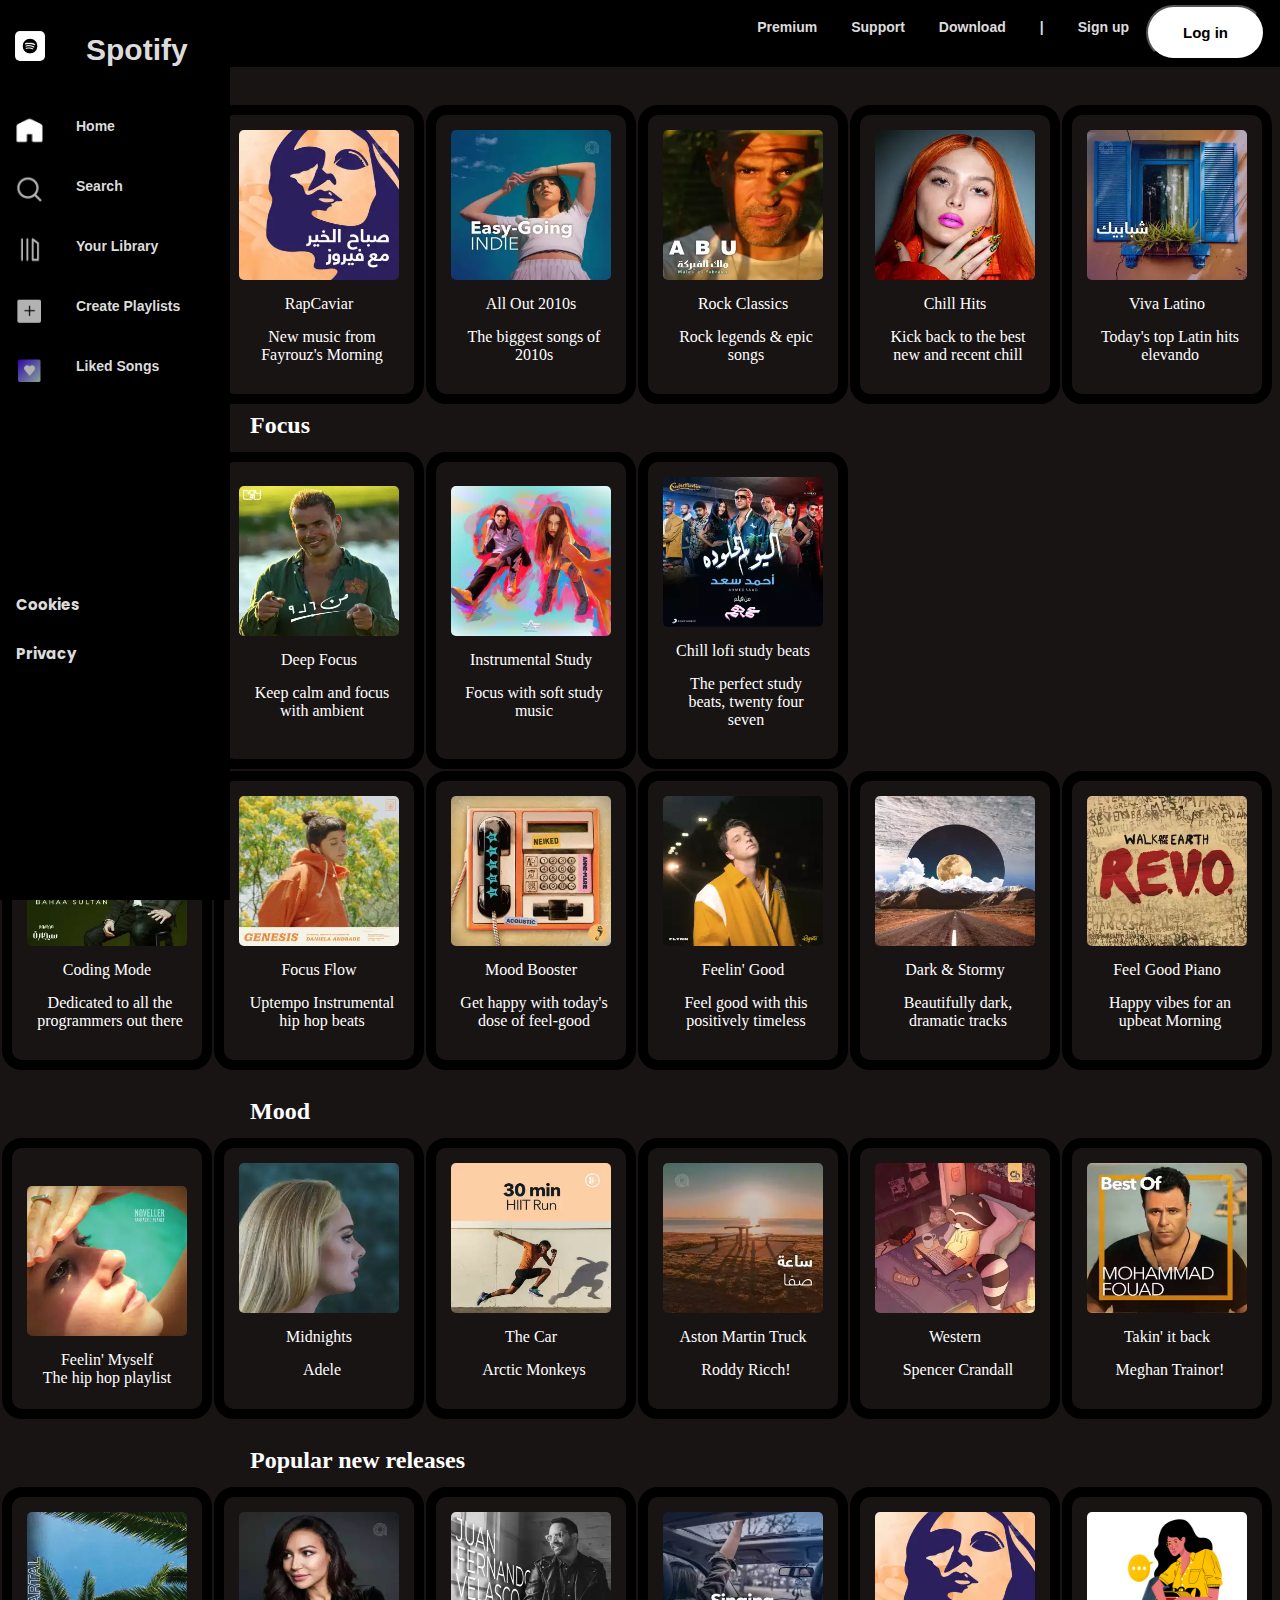
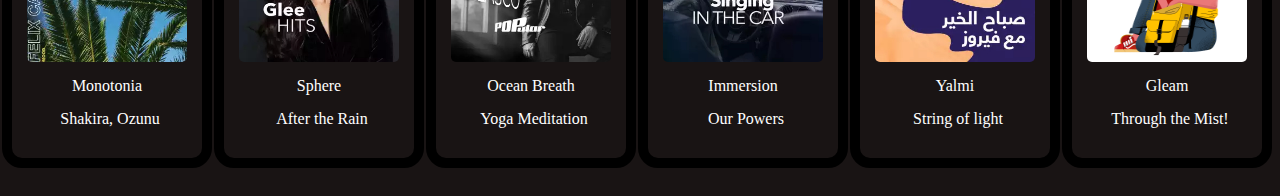
<file: index.html>
<html>
  <head>
    <link rel="stylesheet" href="spotify-style.css">
    <link rel="icon" href="iconspotify.png" type="image/png">
    <link rel="preconnect" href="https://fonts.googleapis.com">
<link rel="preconnect" href="https://fonts.gstatic.com" crossorigin>
<link href="https://fonts.googleapis.com/css2?family=Poppins:wght@300&family=Ubuntu:ital,wght@1,300&display=swap" rel="stylesheet">


    <title>Spotify - Web Player</title>
    
  </head>
  <body>
    <ul class="navbar">
        <button class="loginbutton" type="button"><a href="https://accounts.spotify.com/en/login?continue=https%3A%2F%2Fopen.spotify.com%2F" style="color: black;">Log in</a></button>
        <li><a href="https://www.spotify.com/us/signup?forward_url=https%3A%2F%2Fopen.spotify.com%2F">Sign up</a></li>
        <li><a href="https://www.spotify.com/us/download/windows/">|</a></li>
        <li><a href="https://www.spotify.com/us/premium/?utm_source=app&utm_medium=desktop&utm_campaign=upgrade">Download</a></li>
        <li><a href="https://support.spotify.com/us/">Support</a></li>
        <li><a href="https://www.spotify.com/us/download/windows/">Premium</a></li>
        <li><img src="leftarrow.PNG" style="margin-right: 610px;" width="55px"height="65px"></li>

         

    </ul>
  
   <div>

    <div class="divofulaside">
        <img  style="margin-top: 11px; "class="searchphoto"  src="iconaside.png"  width="60px" height="60px">
        <div style="margin-left:40px; margin-top: 10px; font-size: 30px;">
            <li style="font-family: 'Poppins', sans-serif;"><a href="index.html" >
            <i class="fas fa-home icon"></i>
           Spotify</a></li>
        </div>       

    <ul style="width: 130%; white-space: nowrap; margin-top:25px;">   
        <img class="searchphoto" src="homeicon.png" width="60px" height="60px">
        <li><a href="https://open.spotify.com/"  class="active">
          Home</a>
        </li>
          <div style="clear: both;"></div>
          
          <img class="searchphoto" src="searchicon.png" width="60px" height="60px">
          <li><a href="https://open.spotify.com/search"  class="active">
            Search</a></li>
            <div style="clear: both;"></div>

            <img class="libraryphoto" src="libraryicon.png" width="60px" height="60px">
            <li><a href="https://accounts.spotify.com/en/login?continue=https%3A%2F%2Fopen.spotify.com%2Fsearch"  class="active">
               Your Library</a></li>
              <div style="clear: both;"></div>

        <img class="createplaylistsphoto" src="createplaylisticon.png" width="60px" height="60px">
        <li><a href="https://accounts.spotify.com/en/login?continue=https%3A%2F%2Fopen.spotify.com%2Fsearch"  class="active">
          Create Playlists</a></li>
          <div style="clear: both;"></div>

          <img class="likedsongsphoto" src="likedsongsicon.png" width="60px" height="60px">
          <li><a href="https://accounts.spotify.com/en/login?continue=https%3A%2F%2Fopen.spotify.com%2Fsearch"  class="active">
            Liked Songs</a></li>
            <div style="clear: both;"></div>

            <li><a href="#"  class="cookies">
               Cookies</a></li>
               <li><a href="#"  class="privacy">
               Privacy</a></li>    
            </ul>
</div>

    
       

    <table class="firsttable">
        <h2>Spotify Playlists</h2>

        <tr>
            <div><td class="divtest"><img src="19.jpg" width="190px" height="180px">
                <br>Today's Top Hits<br>
                <p style="width:150px;"class="desconphoto">Adele is on top of the Hottest!</p>
                <td class="divtest"><img src="28.jpg" width="190px" height="180px">
                    <br>RapCaviar<br>
                    <p style="width:150px;"class="desconphoto">New music from Fayrouz's Morning</p>
                </td>
            <td class="divtest"><img src="13.jpg" width="190px" height="180px">
                <br>All Out 2010s<br>
                <p style="width:150px;"class="desconphoto">The biggest songs of 2010s</p>
            </td>
            <td class="divtest"><img src="10.jpg" width="190px" height="180px">
                <br>Rock Classics<br>
                <p style="width:150px;"class="desconphoto">Rock legends & epic songs</p>
            </td>
            <td class="divtest"><img src="4.jpg" width="190px" height="180px">
                <br>Chill Hits<br>
                <p style="width:150px;"class="desconphoto">Kick back to the best new and recent chill</p>
            </td>
            <td class="divtest"><img src="29.jpg" width="190px" height="180px">
                <br>Viva Latino<br>
                <p style="width:150px;"class="desconphoto">Today's top Latin hits elevando</p>
            </td>
        </tr>
        
    </table><br>

        
        <h2>Focus</h2>
        <table class="photostablethree">
            <tr>
                <div><td class="divtest"><img src="24.jpg" width="190px" height="180px">
                    <br>Peaceful Piano<br>
                    <p style="width:150px;"class="desconphoto">Relax and indulge with beautiful piano pieces</p>
                 <td class="divtest"><img src="8.jpg" width="190px" height="180px">
                    <br>Deep Focus<br>
                    <p style="width:150px;"class="desconphoto">Keep calm and focus with ambient</p>
                </td>
                <td class="divtest"><img src="3.jpg" width="190px" height="180px">
                    <br>Instrumental Study<br>
                    <p style="width:150px;"class="desconphoto">Focus with soft study music</p>
                </td>
                <td class="divtest"><img src="9.jpg" width="190px" height="180px">
                    <br>Chill lofi study beats<br>
                    <p style="width:150px;"class="desconphoto">The perfect study beats, twenty four seven</p>
                </td>
             
            </tr>
            <tr>
                <div><td class="divtest"><img src="11.jpg" width="190px" height="180px">
                    <br>Coding Mode<br>
                    <p style="width:150px;"class="desconphoto">Dedicated to all the programmers out there</p>
                 <td class="divtest"><img src="12.jpg" width="190px" height="180px">
                    <br>Focus Flow<br>
                    <p style="width:150px;"class="desconphoto">Uptempo Instrumental hip hop beats</p>
                </td>
                <td class="divtest"><img src="2.jpg" width="190px" height="180px">
                    <br>Mood Booster<br>
                    <p style="width:150px;"class="desconphoto">Get happy with today's dose of feel-good</p>
                </td>
                <td class="divtest"><img src="7.jpg" width="190px" height="180px">
                    <br>Feelin' Good<br>
                    <p style="width:150px;"class="desconphoto">Feel good with this positively timeless</p>
                </td>
                <td class="divtest"><img src="15.jpg" width="190px" height="180px">
                    <br>Dark & Stormy<br>
                    <p style="width:150px;"class="desconphoto">Beautifully dark, dramatic tracks</p>
                </td>
                <td class="divtest"><img src="16.jpg" width="190px" height="180px">
                    <br>Feel Good Piano<br>
                    <p style="width:150px;"class="desconphoto">Happy vibes for an upbeat Morning</p>
                </td>
            </tr>
        </table><br>

            
        </table><br>
       
        <h2>Mood</h2>
        <table class="photostablethree">
          
            <tr>
                <div><td class="divtest"><img src="17.jpg" width="190px" height="180px">
                    <br>Feelin' Myself<br>The hip hop playlist</p>
                 <td class="divtest"><img src="18.jpg" width="190px" height="180px">
                    <br>Midnights<br>
                    <p style="width:150px;"class="desconphoto">Adele</p>
                </td>
                <td class="divtest"><img src="20.jpg" width="190px" height="180px">
                    <br>The Car<br>
                    <p style="width:150px;"class="desconphoto">Arctic Monkeys</p>
                </td>
                <td class="divtest"><img src="21.jpg" width="190px" height="180px">
                    <br>Aston Martin Truck<br>
                    <p style="width:150px;"class="desconphoto">Roddy Ricch!</p>
                </td>
                <td class="divtest"><img src="22.jpg" width="190px" height="180px">
                    <br>Western<br>
                    <p style="width:150px;"class="desconphoto">Spencer Crandall</p>
                </td>
                <td class="divtest"><img src="23.jpg" width="190px" height="180px">
                    <br>Takin' it back<br>
                    <p style="width:150px;"class="desconphoto">Meghan Trainor!</p>
                </td>
            </tr>
            
        </table><br>

        <h2>Popular new releases</h2>
        <table class="photostablethree">
          
            <tr>
                <div><td class="divtest"><img src="24.jpg" width="190px" height="180px">
                    <br>Monotonia<br>
                    <p style="width:150px;"class="desconphoto">Shakira, Ozunu</p>
                 <td class="divtest"><img src="25.jpg" width="190px" height="180px">
                    <br>Sphere <br>
                    <p style="width:150px;"class="desconphoto">After the Rain</p>
                </td>
                <td class="divtest"><img src="26.jpg" width="190px" height="180px">
                    <br>Ocean Breath<br>
                    <p style="width:150px;"class="desconphoto">Yoga Meditation</p>
                </td>
                <td class="divtest"><img src="27.jpg" width="190px" height="180px">
                    <br>Immersion<br>
                    <p style="width:150px;"class="desconphoto">Our Powers</p>
                </td>
                <td class="divtest"><img src="28.jpg" width="190px" height="180px">
                    <br>Yalmi<br>
                    <p style="width:150px;"class="desconphoto">String of light</p>
                </td>
                <td class="divtest"><img src="yellow.png" width="190px" height="180px">
                    <br>Gleam<br>
                    <p style="width:150px;"class="desconphoto">Through the Mist!</p>
                </td>
            </tr>
            
        </table><br>
  

        
  </body>
</html>
</file>
<file: spotify-style.css>
body{
    background-color:#191414;    
}
.divofulaside{
    width: 230px;
    background-color: black ;
    position: fixed;
    height: 100%;
    padding-top: 5px;

}
 
  li a {
    display: inline-block;
    color: gainsboro;
    padding: 8px 16px;
    margin-top: 10px;;
    font-family:sans-serif;
    font-weight: bold;
  }
  .cookies{
    font-size: 15px;
    margin-top: 185px;
    font-family: 'Poppins', sans-serif;
  }
  .privacy{
    font-size: 15px;
    font-family: 'Poppins', sans-serif;

  }
  .navbar li a{
    color: gainsboro;
    text-decoration: none;
    font-family: Verdana, Geneva, Tahoma, sans-serif;
    font-weight: bold;
    font-size: 14px;
  }
  

  /* Change the link color on hover */
  li a:hover {
    color: white;
  }
  .navbar  li a:hover {
    color: white;
  }
  .icon {
    margin-right: 10px;
  }
.material-symbols-outlined {
  font-variation-settings:
  'FILL' 0,
  'wght' 400,
  'GRAD' 0,
  'opsz' 48
}


* {
    margin: 0;
    padding: 0;
    box-sizing: border-box;
   }
   body {
    font-family: cursive;
   }
   a {
    text-decoration: none;
   }
   li {
    list-style: none;
   }
   .navbar *{
    display: inline-block;
   }

.navbar{
    
     
        width: 100%;
        background-color: black;
        list-style-type: none;
        position: fixed;
      
}
.navbar li {
    
        display: inline-block;
        float: right;
        padding: 1px;
        color: gainsboro;
    
}

  
.loginbutton{
    float: right;
    padding-top: 17px;
    padding-bottom: 17px;
    padding-right: 35px;
    padding-left: 35px;
    background-color: white;
    border-radius: 30px;
    color: black;
    margin-right: 15px;
    font-family: Verdana, Geneva, Tahoma, sans-serif;
    font-weight: bold;
    font-size: 15px;
    margin-top: 5px;

}
.loginbutton:hover{
  cursor: pointer;
}


div span{
    color: white;
    display: inline-block;
    padding: 15px;

}

.asideul{
    height: 100%;
    padding-top: 50px;
    position: fixed;
}

.active {
  font-family: Verdana, Geneva, Tahoma, sans-serif;
  font-size: 14px;
  
}
 .searchphoto, .libraryphoto, .createplaylistsphoto, .likedsongsphoto, .active{
  float: left;
  
}


.songs
{
    float:right;
    margin-right: 60px;
    margin-right: 5px;
}
.asideul li a{
  margin-left: 50px;
}
h2
{
   /* when i put margin top and increase it spotify playlists is found*/
    margin-left: 250px;
    color:white;
}

h2:hover{
  text-decoration: underline;
  cursor: pointer;
}
.photostable{
    float: right;
    margin-top: 40px;
    margin-right: 2px;
    padding: 6px;
    margin-bottom: 25px;
}

.photostable td{
  text-align: center;
}

.photostable tr{
  color: white;
}


.photostablethree{
  float: right;
  margin-top: 5px;
  marin-right: 2px;
  padding: 6px;
  margin-bottom: 20px;
}

.photostablethree td{
  text-align: center;
}

.photostablethree tr{
  color: white;
}
.firsttable{
  float: right;
  margin-top: 70px;
  marin-right: 2px;
  padding: 6px;
}
.firsttable td{
  text-align: center;
}
.firsttable tr{
  color: white;

}
.photostablefour{
  float: right;
  margin-top: 40px;
  margin-right: 2px;
  padding: 6px;
  margin-bottom: 25px;
}
.photostablefour td{
  text-align: center;
}

.photostablefour tr{
  color: white;
}


 
.divtest{
  border: 10px solid black;
  border-radius: 20px;
}
.divtest:hover{
  /* padding:2px 5px; */
  background-color:rgba(119, 137, 119, .2);
  
  opacity: 0.9;
  font-size:15px;
  cursor: pointer;
 
}
img{
  border-radius: 20px;
  padding: 15px;
}

.desconphoto{
  margin-top: 15px;
  margin-bottom: 30px;
  margin-left: 23px;
}
</file>
